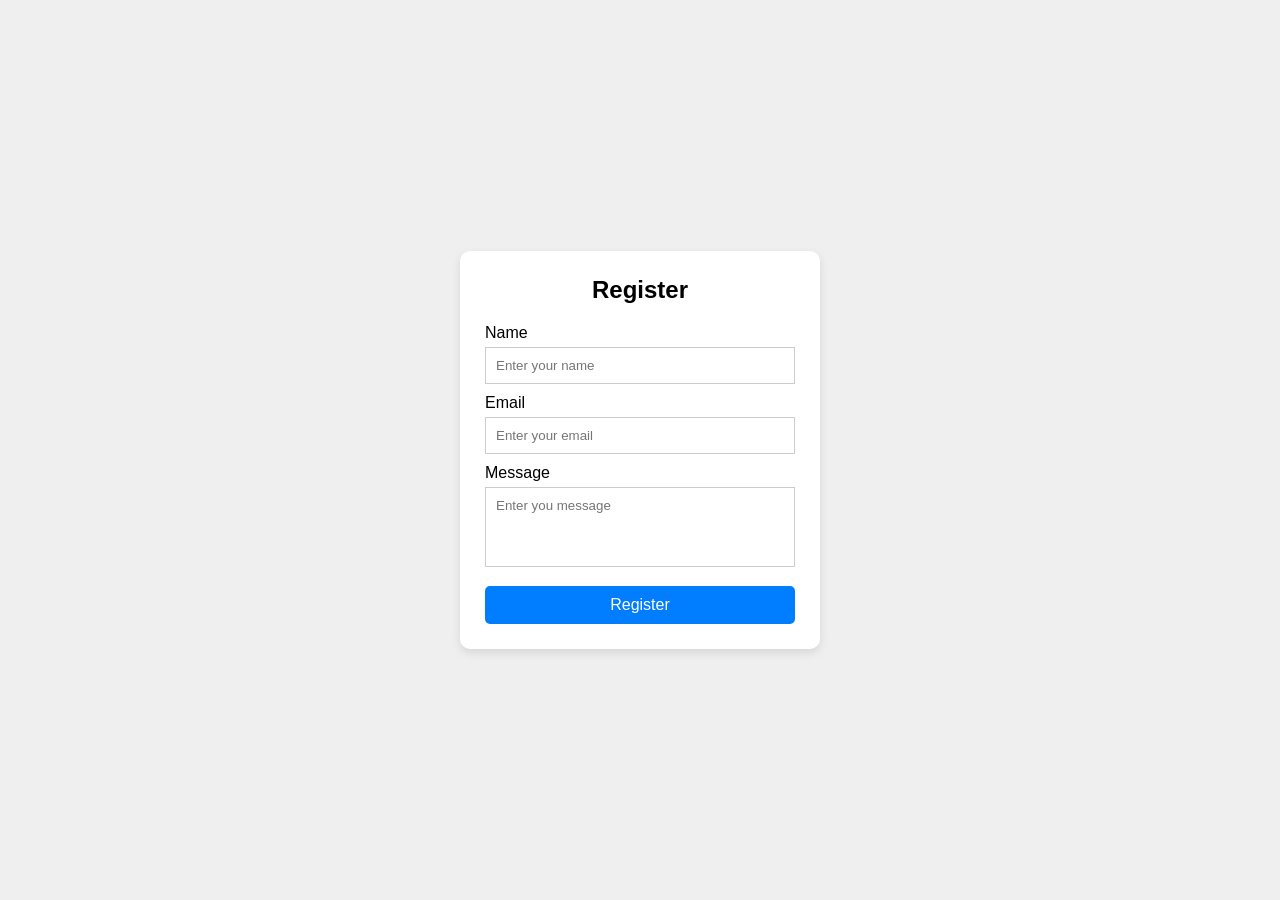
<file: End Semester Practical/index.html>
<!DOCTYPE html>
<html lang="en">
<head>
    <meta charset="UTF-8">
    <meta name="viewport" content="width=device-width, initial-scale=1.0">
    <title>Registration Form</title>
    <link rel="stylesheet" href="style.css">
</head>
<body>
    <div class="container">
        <form class="form">
            <h2>Register</h2>

            <label>Name</label>
            <input type="text" placeholder="Enter your name" required>

            <label>Email</label>
            <input type="email" placeholder="Enter your email" required>

            <label>Message</label>
            <textarea placeholder="Enter you message" required></textarea>

            <button type="submit">Register</button>
        </form>
    </div>
</body>
</html>
</file>
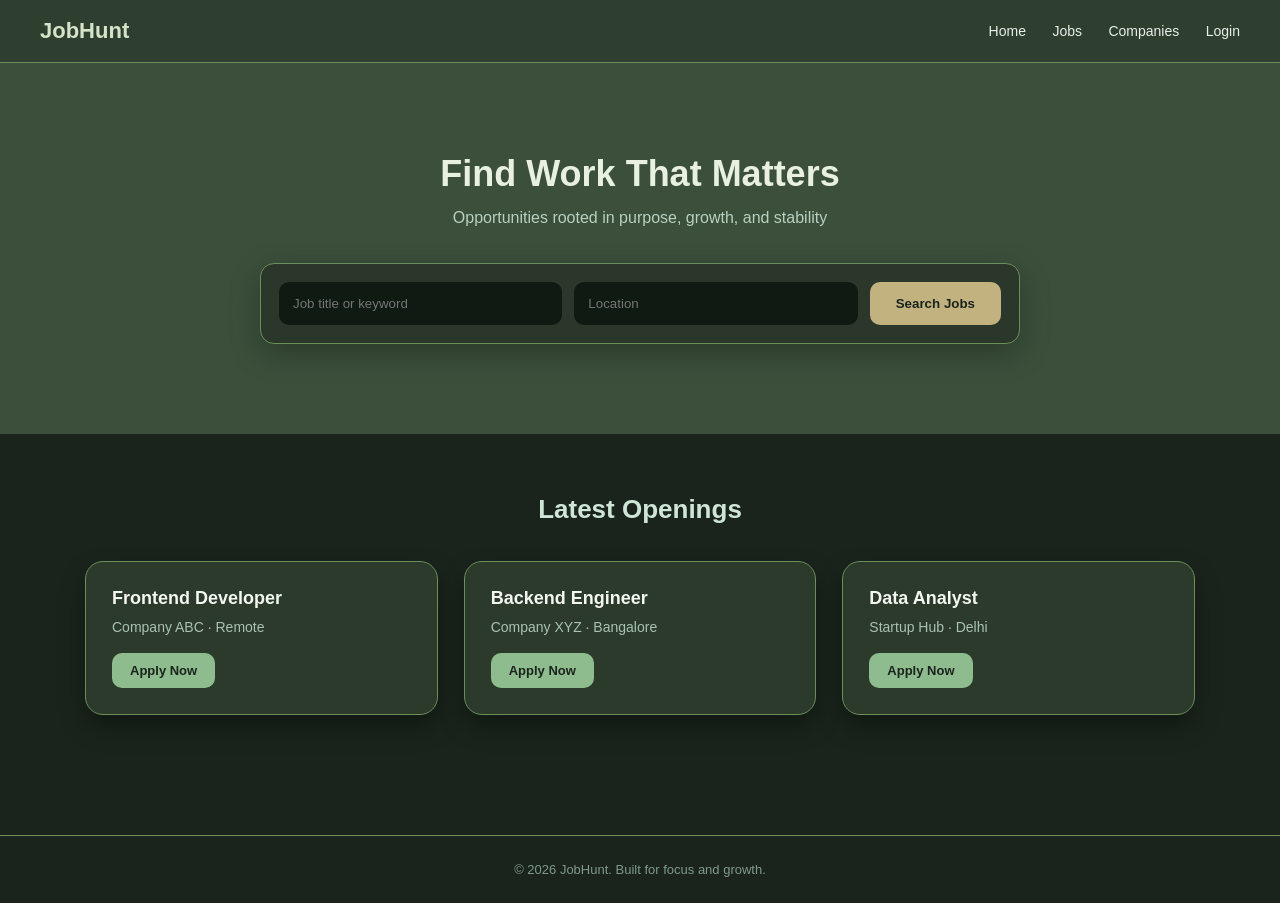
<file: EXPERIMENT_2/EXPERIMENT1.html>
<!DOCTYPE html>
<html lang="en">
<head>
    <meta charset="UTF-8">
    <meta name="viewport" content="width=device-width, initial-scale=1.0">
    <title>Job Portal</title>
    <link rel="stylesheet" href="experiment1.css">
</head>
<body>
    <header>
        <h1>JobHunt</h1>
        <nav>
            <a>Home</a>
            <a>Jobs</a>
            <a>Companies</a>
            <a>Login</a>
        </nav>
    </header>

    <div class="matter">
        <h2>Find Work That Matters</h2>
        <p>Opportunities rooted in purpose, growth, and stability</p>

        <div class="search-box">
            <input type="text" placeholder="Job title or keyword">
            <input type="text" placeholder="Location">
            <button>Search Jobs</button>
        </div>
        
    </div>

    <div class="section">
        <h3>Latest Openings</h3>
        <div class="jobs">

            <div class="job-card">
                <h4>Frontend Developer</h4>
                <p>Company ABC · Remote</p>
                <button>Apply Now</button>
            </div>

            <div class="job-card">
                <h4>Backend Engineer</h4>
                <p>Company XYZ · Bangalore</p>
                <button>Apply Now</button>
            </div>

            <div class="job-card">
                <h4>Data Analyst</h4>
                <p>Startup Hub · Delhi</p>
                <button>Apply Now</button>
            </div>

        </div>
    </div>

    <footer>© 2026 JobHunt. Built for focus and growth.</footer>
</body>
</html>
</file>
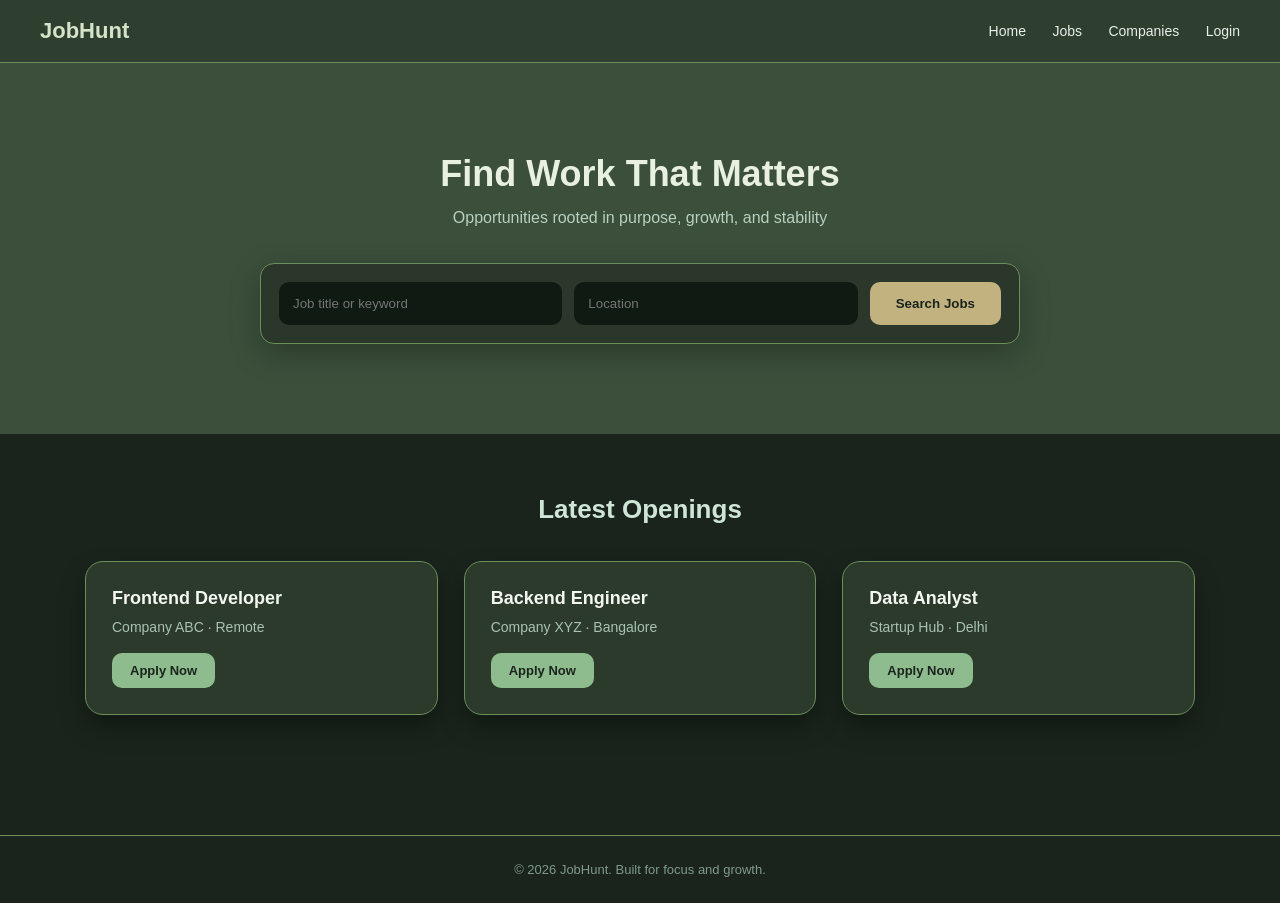
<file: EXPERIMENT_2/EXPERIMENT2.html>
<!DOCTYPE html>
<html lang="en">
<head>
    <meta charset="UTF-8">
    <meta name="viewport" content="width=device-width, initial-scale=1.0">
    <title>Job Portal</title>
    <link rel="stylesheet" href="experiment1.css">
</head>
<body>
    <header>
        <h1>JobHunt</h1>
        <nav>
            <a>Home</a>
            <a>Jobs</a>
            <a>Companies</a>
            <a>Login</a>
        </nav>
    </header>

    <div class="matter">
        <h2>Find Work That Matters</h2>
        <p>Opportunities rooted in purpose, growth, and stability</p>

        <div class="search-box">
            <input type="text" placeholder="Job title or keyword">
            <input type="text" placeholder="Location">
            <button>Search Jobs</button>
        </div>
        
    </div>

    <div class="section">
        <h3>Latest Openings</h3>
        <div class="jobs">

            <div class="job-card">
                <h4>Frontend Developer</h4>
                <p>Company ABC · Remote</p>
                <button>Apply Now</button>
            </div>

            <div class="job-card">
                <h4>Backend Engineer</h4>
                <p>Company XYZ · Bangalore</p>
                <button>Apply Now</button>
            </div>

            <div class="job-card">
                <h4>Data Analyst</h4>
                <p>Startup Hub · Delhi</p>
                <button>Apply Now</button>
            </div>

        </div>
    </div>

    <footer>© 2026 JobHunt. Built for focus and growth.</footer>
</body>
</html>
</file>
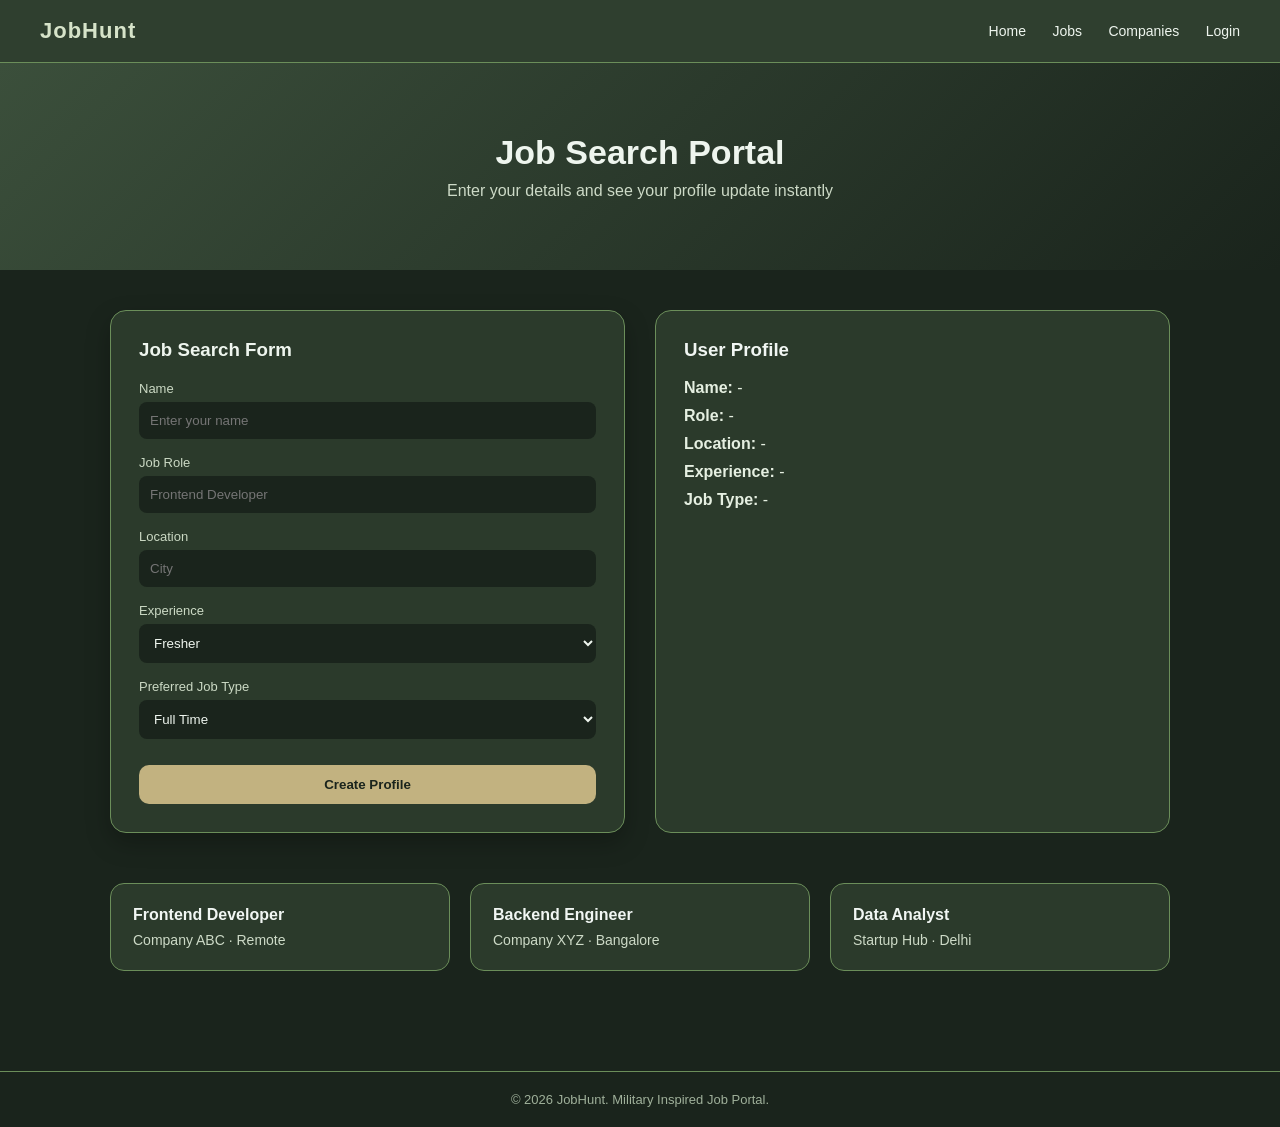
<file: EXPERIMENT_3/EXPERIMENT3.html>
<!DOCTYPE html>
<html lang="en">
<head>
<meta charset="UTF-8">
<meta name="viewport" content="width=device-width, initial-scale=1.0">
<title>Job Portal</title>
<style>
*{box-sizing:border-box;margin:0;padding:0;font-family:Segoe UI,Arial,sans-serif}

body{background:#1a241c;color:#f1f6f3}

header{background:#2f3f2f;border-bottom:1px solid #6b8e5a;padding:18px 40px;display:flex;justify-content:space-between;align-items:center}
header h1{font-size:22px;color:#d6e3c9;letter-spacing:1px}
nav a{color:#eef5ee;margin-left:22px;text-decoration:none;font-size:14px}
nav a:hover{color:#c2d6b7}

.hero{padding:70px 20px;text-align:center;background:linear-gradient(135deg,#3b4f3b,#1a241c)}
.hero h2{font-size:34px;margin-bottom:10px;color:#eef5ee}
.hero p{color:#cddac7}

.container{max-width:1100px;margin:auto;padding:40px 20px}

.form-section{display:grid;grid-template-columns:1fr 1fr;gap:30px}

.form-box{
background:#2b3a2b;
padding:28px;
border-radius:16px;
border:1px solid #6b8e5a;
box-shadow:0 10px 25px rgba(0,0,0,0.25)
}

.form-box h3{margin-bottom:20px;color:#eef5ee}

.input-group{margin-bottom:16px}

.input-group label{font-size:13px;color:#cbd9c4;display:block;margin-bottom:6px}

.input-group input, .input-group select{
width:100%;
padding:11px;
border:none;
border-radius:8px;
background:#1a241c;
color:#eef5ee
}

button{
width:100%;
padding:12px;
border:none;
border-radius:10px;
background:#c2b280;
color:#1a241c;
font-weight:700;
cursor:pointer;
margin-top:10px
}

button:hover{background:#d8cfa1}

.profile-box{
background:#2b3a2b;
padding:28px;
border-radius:16px;
border:1px solid #6b8e5a
}

.profile-box h3{margin-bottom:18px}

.profile-item{margin-bottom:10px;color:#e5efe1}

.jobs{margin-top:50px;display:grid;grid-template-columns:repeat(auto-fit,minmax(250px,1fr));gap:20px}

.job-card{
background:#2b3a2b;
padding:22px;
border-radius:14px;
border:1px solid #6b8e5a;
transition:0.2s
}

.job-card:hover{transform:translateY(-5px)}

.job-card h4{margin-bottom:8px}
.job-card p{color:#cddac7;font-size:14px}

footer{margin-top:60px;background:#1a241c;border-top:1px solid #6b8e5a;color:#9fb09a;text-align:center;padding:20px;font-size:13px}

@media(max-width:800px){
.form-section{grid-template-columns:1fr}
header{flex-direction:column;gap:10px}
}
</style>
</head>

<body>

<header>
<h1>JobHunt</h1>
<nav>
<a href="#">Home</a>
<a href="#">Jobs</a>
<a href="#">Companies</a>
<a href="#">Login</a>
</nav>
</header>

<section class="hero">
<h2>Job Search Portal</h2>
<p>Enter your details and see your profile update instantly</p>
</section>

<div class="container">

<div class="form-section">

<div class="form-box">
<h3>Job Search Form</h3>

<div class="input-group">
<label>Name</label>
<input id="name" type="text" placeholder="Enter your name">
</div>

<div class="input-group">
<label>Job Role</label>
<input id="role" type="text" placeholder="Frontend Developer">
</div>

<div class="input-group">
<label>Location</label>
<input id="location" type="text" placeholder="City">
</div>

<div class="input-group">
<label>Experience</label>
<select id="experience">
<option>Fresher</option>
<option>1-2 Years</option>
<option>3-5 Years</option>
<option>5+ Years</option>
</select>
</div>

<div class="input-group">
<label>Preferred Job Type</label>
<select id="jobtype">
<option>Full Time</option>
<option>Part Time</option>
<option>Remote</option>
<option>Internship</option>
</select>
</div>

<button onclick="createProfile()">Create Profile</button>

</div>

<div class="profile-box">
<h3>User Profile</h3>

<div class="profile-item"><strong>Name:</strong> <span id="pname">-</span></div>
<div class="profile-item"><strong>Role:</strong> <span id="prole">-</span></div>
<div class="profile-item"><strong>Location:</strong> <span id="plocation">-</span></div>
<div class="profile-item"><strong>Experience:</strong> <span id="pexperience">-</span></div>
<div class="profile-item"><strong>Job Type:</strong> <span id="pjobtype">-</span></div>

</div>

</div>

<section class="jobs">

<div class="job-card">
<h4>Frontend Developer</h4>
<p>Company ABC · Remote</p>
</div>

<div class="job-card">
<h4>Backend Engineer</h4>
<p>Company XYZ · Bangalore</p>
</div>

<div class="job-card">
<h4>Data Analyst</h4>
<p>Startup Hub · Delhi</p>
</div>

</section>

</div>

<footer>
© 2026 JobHunt. Military Inspired Job Portal.
</footer>

<script>
function createProfile(){

let name=document.getElementById("name").value
let role=document.getElementById("role").value
let location=document.getElementById("location").value
let exp=document.getElementById("experience").value
let type=document.getElementById("jobtype").value


document.getElementById("pname").textContent=name
document.getElementById("prole").textContent=role
document.getElementById("plocation").textContent=location
document.getElementById("pexperience").textContent=exp
document.getElementById("pjobtype").textContent=type

}
</script>

</body>
</html>
</file>
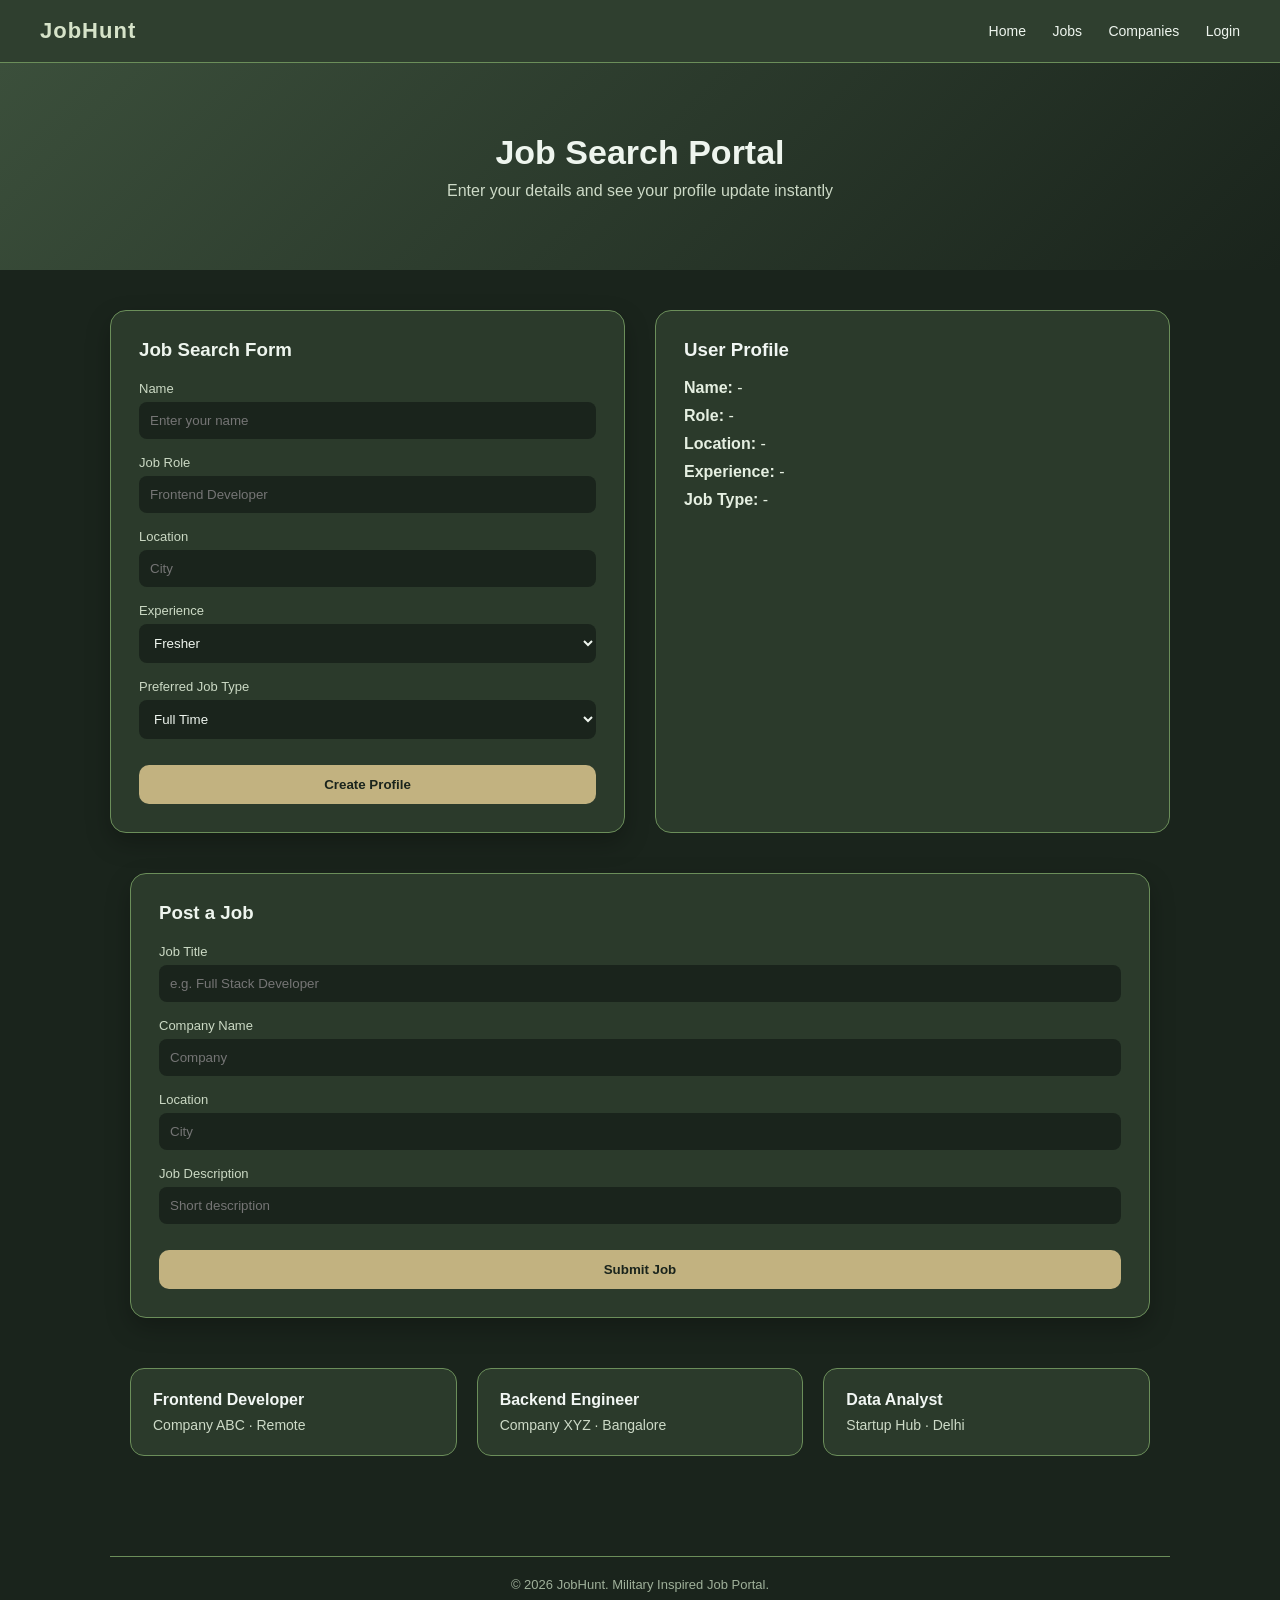
<file: EXPERIMENT_4/EXPERIMENT4.html>
<!DOCTYPE html>
<html lang="en">
<head>
<meta charset="UTF-8">
<meta name="viewport" content="width=device-width, initial-scale=1.0">
<title>Job Portal</title>
<style>
*{box-sizing:border-box;margin:0;padding:0;font-family:Segoe UI,Arial,sans-serif}

body{background:#1a241c;color:#f1f6f3}

header{background:#2f3f2f;border-bottom:1px solid #6b8e5a;padding:18px 40px;display:flex;justify-content:space-between;align-items:center}
header h1{font-size:22px;color:#d6e3c9;letter-spacing:1px}
nav a{color:#eef5ee;margin-left:22px;text-decoration:none;font-size:14px}
nav a:hover{color:#c2d6b7}

.hero{padding:70px 20px;text-align:center;background:linear-gradient(135deg,#3b4f3b,#1a241c)}
.hero h2{font-size:34px;margin-bottom:10px;color:#eef5ee}
.hero p{color:#cddac7}

.container{max-width:1100px;margin:auto;padding:40px 20px}

.form-section{display:grid;grid-template-columns:1fr 1fr;gap:30px}

.form-box{
background:#2b3a2b;
padding:28px;
border-radius:16px;
border:1px solid #6b8e5a;
box-shadow:0 10px 25px rgba(0,0,0,0.25)
}

.form-box h3{margin-bottom:20px;color:#eef5ee}

.input-group{margin-bottom:16px}

.input-group label{font-size:13px;color:#cbd9c4;display:block;margin-bottom:6px}

.input-group input, .input-group select{
width:100%;
padding:11px;
border:none;
border-radius:8px;
background:#1a241c;
color:#eef5ee
}

button{
width:100%;
padding:12px;
border:none;
border-radius:10px;
background:#c2b280;
color:#1a241c;
font-weight:700;
cursor:pointer;
margin-top:10px
}

button:hover{background:#d8cfa1}

.profile-box{
background:#2b3a2b;
padding:28px;
border-radius:16px;
border:1px solid #6b8e5a
}

.profile-box h3{margin-bottom:18px}

.profile-item{margin-bottom:10px;color:#e5efe1}

.jobs{margin-top:50px;display:grid;grid-template-columns:repeat(auto-fit,minmax(250px,1fr));gap:20px}

.job-card{
background:#2b3a2b;
padding:22px;
border-radius:14px;
border:1px solid #6b8e5a;
transition:0.2s
}

.job-card:hover{transform:translateY(-5px)}

.job-card h4{margin-bottom:8px}
.job-card p{color:#cddac7;font-size:14px}

footer{margin-top:60px;background:#1a241c;border-top:1px solid #6b8e5a;color:#9fb09a;text-align:center;padding:20px;font-size:13px}

@media(max-width:800px){
.form-section{grid-template-columns:1fr}
header{flex-direction:column;gap:10px}
}
</style>
</head>

<body>

<header>
<h1>JobHunt</h1>
<nav>
<a href="#">Home</a>
<a href="#">Jobs</a>
<a href="#">Companies</a>
<a href="#">Login</a>
</nav>
</header>

<section class="hero">
<h2>Job Search Portal</h2>
<p>Enter your details and see your profile update instantly</p>
</section>

<div class="container">

<div class="form-section">

<div class="form-box">
<h3>Job Search Form</h3>

<div class="input-group">
<label>Name</label>
<input id="name" type="text" placeholder="Enter your name">
</div>

<div class="input-group">
<label>Job Role</label>
<input id="role" type="text" placeholder="Frontend Developer">
</div>

<div class="input-group">
<label>Location</label>
<input id="location" type="text" placeholder="City">
</div>

<div class="input-group">
<label>Experience</label>
<select id="experience">
<option>Fresher</option>
<option>1-2 Years</option>
<option>3-5 Years</option>
<option>5+ Years</option>
</select>
</div>

<div class="input-group">
<label>Preferred Job Type</label>
<select id="jobtype">
<option>Full Time</option>
<option>Part Time</option>
<option>Remote</option>
<option>Internship</option>
</select>
</div>

<button onclick="createProfile()">Create Profile</button>

</div>

<div class="profile-box">
<h3>User Profile</h3>

<div class="profile-item"><strong>Name:</strong> <span id="pname">-</span></div>
<div class="profile-item"><strong>Role:</strong> <span id="prole">-</span></div>
<div class="profile-item"><strong>Location:</strong> <span id="plocation">-</span></div>
<div class="profile-item"><strong>Experience:</strong> <span id="pexperience">-</span></div>
<div class="profile-item"><strong>Job Type:</strong> <span id="pjobtype">-</span></div>

</div>

</div>

<div class="container">

<div class="form-box" style="margin-bottom:40px">
<h3>Post a Job</h3>

<div class="input-group">
<label>Job Title</label>
<input id="jobTitle" type="text" placeholder="e.g. Full Stack Developer">
</div>

<div class="input-group">
<label>Company Name</label>
<input id="companyName" type="text" placeholder="Company">
</div>

<div class="input-group">
<label>Location</label>
<input id="jobLocation" type="text" placeholder="City">
</div>

<div class="input-group">
<label>Job Description</label>
<input id="jobDesc" type="text" placeholder="Short description">
</div>

<button onclick="addJobCard()">Submit Job</button>

</div>

<section class="jobs" id="jobsContainer">

<div class="job-card">
<h4>Frontend Developer</h4>
<p>Company ABC · Remote</p>
</div>

<div class="job-card">
<h4>Backend Engineer</h4>
<p>Company XYZ · Bangalore</p>
</div>

<div class="job-card">
<h4>Data Analyst</h4>
<p>Startup Hub · Delhi</p>
</div>

</section>

</div>

<footer>
© 2026 JobHunt. Military Inspired Job Portal.
</footer>

<script>
function addJobCard(){

let title=document.getElementById("jobTitle").value
let company=document.getElementById("companyName").value
let location=document.getElementById("jobLocation").value
let desc=document.getElementById("jobDesc").value

let container=document.getElementById("jobsContainer")

let card=document.createElement("div")
card.className="job-card"

card.innerHTML=`
<h4>${title}</h4>
<p><strong>${company}</strong> · ${location}</p>
<p>${desc}</p>
`

container.prepend(card)

}


function createProfile(){

let name=document.getElementById("name").value
let role=document.getElementById("role").value
let location=document.getElementById("location").value
let exp=document.getElementById("experience").value
let type=document.getElementById("jobtype").value


document.getElementById("pname").textContent=name
document.getElementById("prole").textContent=role
document.getElementById("plocation").textContent=location
document.getElementById("pexperience").textContent=exp
document.getElementById("pjobtype").textContent=type

}
</script>

</body>
</html>
</file>
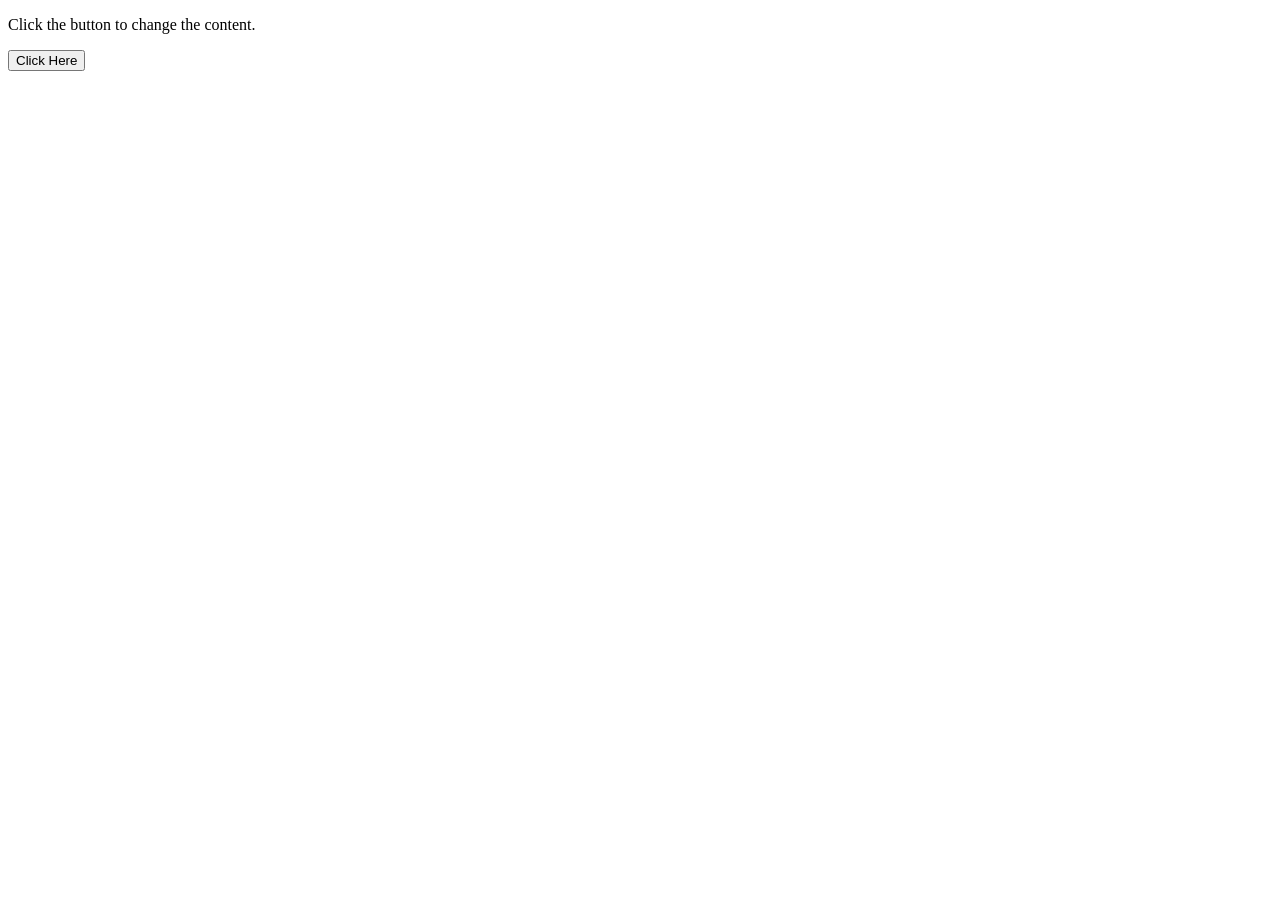
<file: LAB_MST/QUESTION_2.html>
<!DOCTYPE html>
<html lang="en">
<head>
    <meta charset="UTF-8">
    <meta name="viewport" content="width=device-width, initial-scale=1.0">
    <title>Document</title>
</head>
<body>
    <p id="para">Click the button to change the content.</p>
    <button onclick="changeText()">Click Here</button>
    <script>
        function changeText(){
            var paragraph = document.getElementById("para");

            paragraph.innerText="Welcome to JavaScript DOM Manipulation";
            paragraph.style.color="blue";
        }
    </script>
</body>
</html>
</file>
<file: End Semester Practical/style.css>
*{
    box-sizing: border-box;
    font-family: arial,sans-serif;
    margin: 0;
    padding: 0;
}
body{
    height: 100vh;
    display: flex;
    justify-content: center;
    align-items: center;
    background: #efefef;
}
.container{
    padding: 20px;
    width: 100%;
    max-width: 400px;
}
.form{
    background: white;
    padding: 25px;
    border-radius: 10px;
    box-shadow: 0 4px 10px rgba(0,0,0,0.1);
}
.form h2{
    margin-bottom: 20px;
    text-align: center;
}
.form label{
    display: block;
    margin: 10px 0 5px;
}
.form input,
.form textarea{
    padding: 10px;
    width: 100%;
    border: 1px solid #ccc;
}
.form textarea{
    resize: none;
    height: 80px;
}
button{
    width: 100%;
    padding: 10px;
    margin-top: 15px;
    border: none;
    background: #007eff;
    color: white;
    font-size: 16px;
    border-radius: 5px;
    cursor: pointer;
    transition: 0.3s;
}
button:hover{
    background: #0056b3;
}
</file>
<file: EXPERIMENT_2/experiment1.css>
*{
    box-sizing:border-box;
    margin:0;
    padding:0;
    font-family:Segoe UI,Arial,sans-serif
}
body{
            background:#1a241c;
            color:#f1f6f3
        }
        header{
            background:#2f3f2f;
            border-bottom:1px solid #6b8e5a;
            padding:18px 40px;
            display:flex;
            justify-content:space-between;
            align-items:center
        }
        header h1{
            font-size:22px;
            color:#d6e3c9;
        }
        nav a{
            color:#e5efe8;
            margin-left:22px;
            font-size:14px
        }
        nav a:hover{
            color:#9fc2a4;
            cursor:pointer
        }
        .matter{
            padding:90px 20px;
            text-align:center;
            background:#3b4f3b
        }
        .matter h2{
            font-size:36px;
            margin-bottom:14px;
            color:#e8f0e2
        }
        .matter p{
            font-size:16px;
            margin-bottom:36px;
            color:#b7d1c0
        }
        .search-box{
            
            border:1px solid #6b8e5a;
            max-width:760px;
            margin:0 auto;
            display:flex;
            gap:12px;
            flex-wrap:wrap;
            background:#2a372a;
            padding:18px;
            border-radius:14px;
            box-shadow:0 10px 30px rgba(0,0,0,0.25)
        }
        .search-box input{
            flex:auto;
            padding:14px;
            border:none;
            border-radius:10px;
            background:#0f1a13;
            color:#e5efe8
        }
        .search-box button{
            padding:14px 26px;
            background:#c2b280;
            color:#1a241c;
            border:none;
            border-radius:10px;
            cursor:pointer;
            font-weight:700}
        .search-box button:hover{
            background:#d8cfa1
        }
        .section{
            padding:60px 20px;
            max-width:1150px;
            margin:auto
        }
        .section h3{
            text-align:center;
            margin-bottom:36px;
            font-size:26px;
            color:#cfe6d7
        }

        .jobs{
            display:grid;
            grid-template-columns:repeat(auto-fit,minmax(260px,1fr));
            gap:26px
        }
        .job-card{
            background:#2b3a2b;
            border:1px solid #6b8e5a;
            padding:26px;
            border-radius:18px;
            box-shadow:0 12px 25px rgba(0,0,0,0.35)
        }
        .job-card h4{
            margin-bottom:10px;
            font-size:18px;
            color:#f3f7f0
        }
        .job-card p{
            font-size:14px;
            color:#a9c2b3;
            margin-bottom:18px}
        .job-card button{
            background:#8fbc8f;
            color:#1a241c;
            border:none;
            padding:10px 18px;
            border-radius:10px;
            cursor:pointer;
            font-size:13px;
            font-weight:700}
        .job-card button:hover{
            background:#a6d6a6
        }
        .job-card:hover{
            transform:translateY(-6px);
            box-shadow:0 18px 35px rgba(0,0,0,0.45)
        }

        footer{
            background:#1a241c;
            border-top:1px solid #6b8e5a;
            color:#7f9a8a;
            text-align:center;
            padding:26px;
            font-size:13px;
            margin-top:60px
        }

        @media(max-width:600px){
            header{
                flex-direction:column;
                gap:12px
            }
        }
</file>
